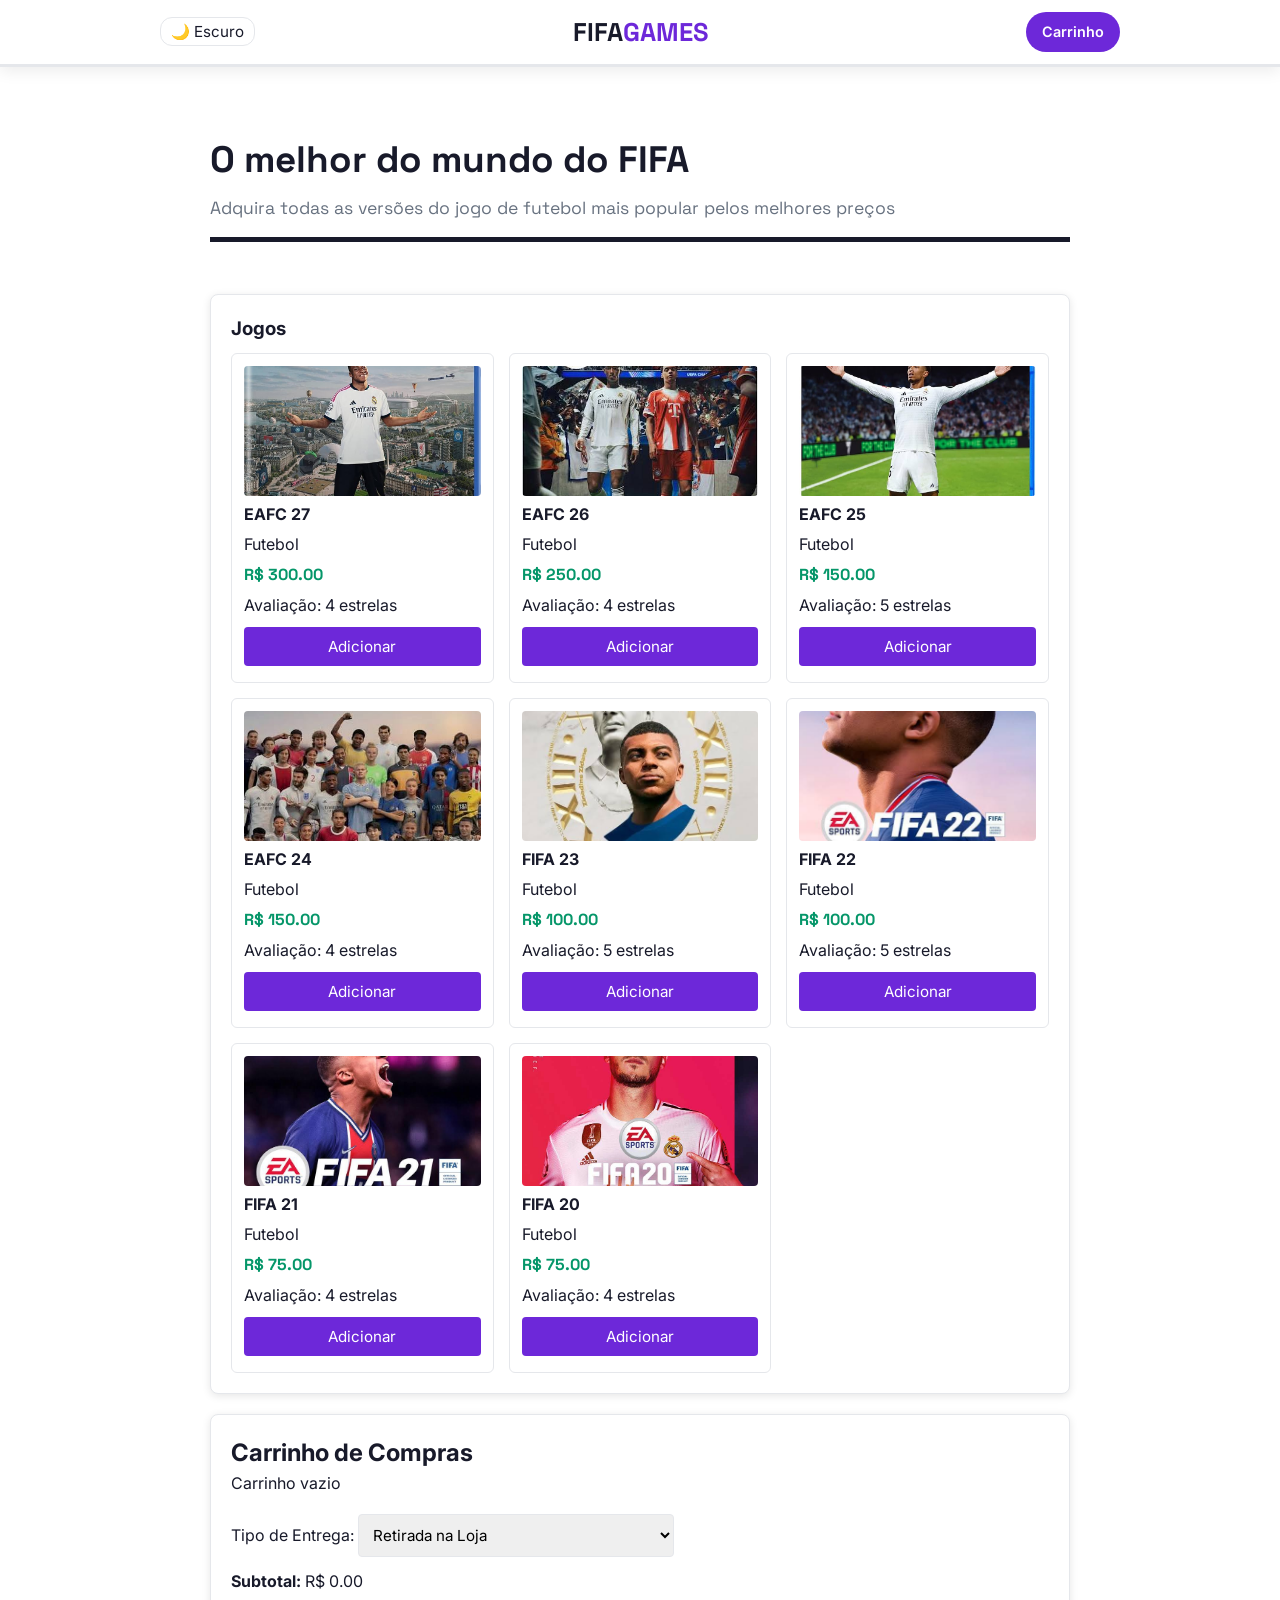
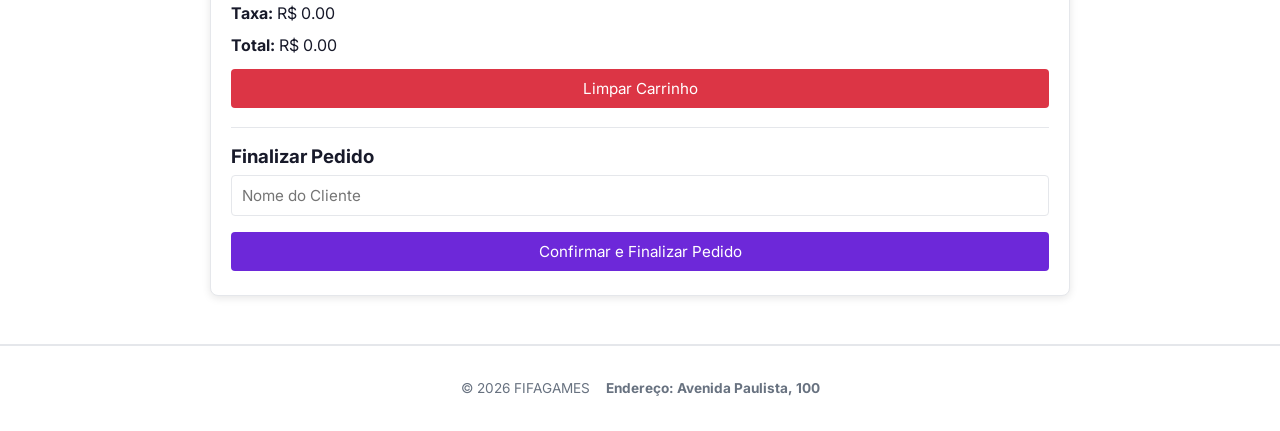
<file: index.html>
<!doctype html>
<html lang="pt-BR">
  <head>
    <meta charset="UTF-8" />
    <meta name="viewport" content="width=device-width, initial-scale=1.0" />
    <title>LOJA - FIFAGAMES</title>

    <link
      href="https://fonts.googleapis.com/css?family=Space+Grotesk&family=Inter&display=swap"
      rel="stylesheet"
    />
    <link rel="stylesheet" href="style.css" />
  </head>
  <body>
    <header class="main-header">
      <div class="header-container">
        <button id="theme">🌙 Escuro</button>
        <div class="brand">
          <h1 class="brand-title">FIFA<span>GAMES</span></h1>
        </div>
        <nav class="main-nav">
          <a href="carrinho.html" class="nav-btn">Carrinho</a>
        </nav>
      </div>
    </header>

    <main>
      <section class="hero">
        <article>
          <h2>O melhor do mundo do FIFA</h2>
          <p>
            Adquira todas as versões do jogo de futebol mais popular pelos
            melhores preços
          </p>
        </article>
      </section>

      <section class="card">
        <h3>Jogos</h3>
        <div id="listaProdutos" class="grid"></div>
      </section>

      <section class="card">
        <h2>Carrinho de Compras</h2>
        <div id="itensCarrinho"></div>

        <div class="carrinho-opcoes">
          <label>
            Tipo de Entrega:
            <select id="tipoEntrega">
              <option value="retirada">Retirada na Loja</option>
              <option value="frete">
                Frete para toda São Paulo(+ R$ 30,00)
              </option>
            </select>
          </label>
          <p><strong>Subtotal:</strong> R$ <span id="subtotal">0.00</span></p>
          <p><strong>Taxa:</strong> R$ <span id="taxa">0.00</span></p>
          <p><strong>Total:</strong> R$ <span id="total">0.00</span></p>
          <button id="btnLimparCarrinho" class="danger">Limpar Carrinho</button>
        </div>

        <hr />

        <h3>Finalizar Pedido</h3>
        <form id="formPedido">
          <input
            type="text"
            id="nomeCliente"
            placeholder="Nome do Cliente"
            required
          />
          <button type="submit">Confirmar e Finalizar Pedido</button>
        </form>
      </section>
    </main>

    <footer>
      <div class="footer">
        <p>&copy; 2026 FIFAGAMES</p>
        <p><strong>Endereço: Avenida Paulista, 100</strong></p>
      </div>
    </footer>

    <script src="script.js"></script>
  </body>
</html>
</file>
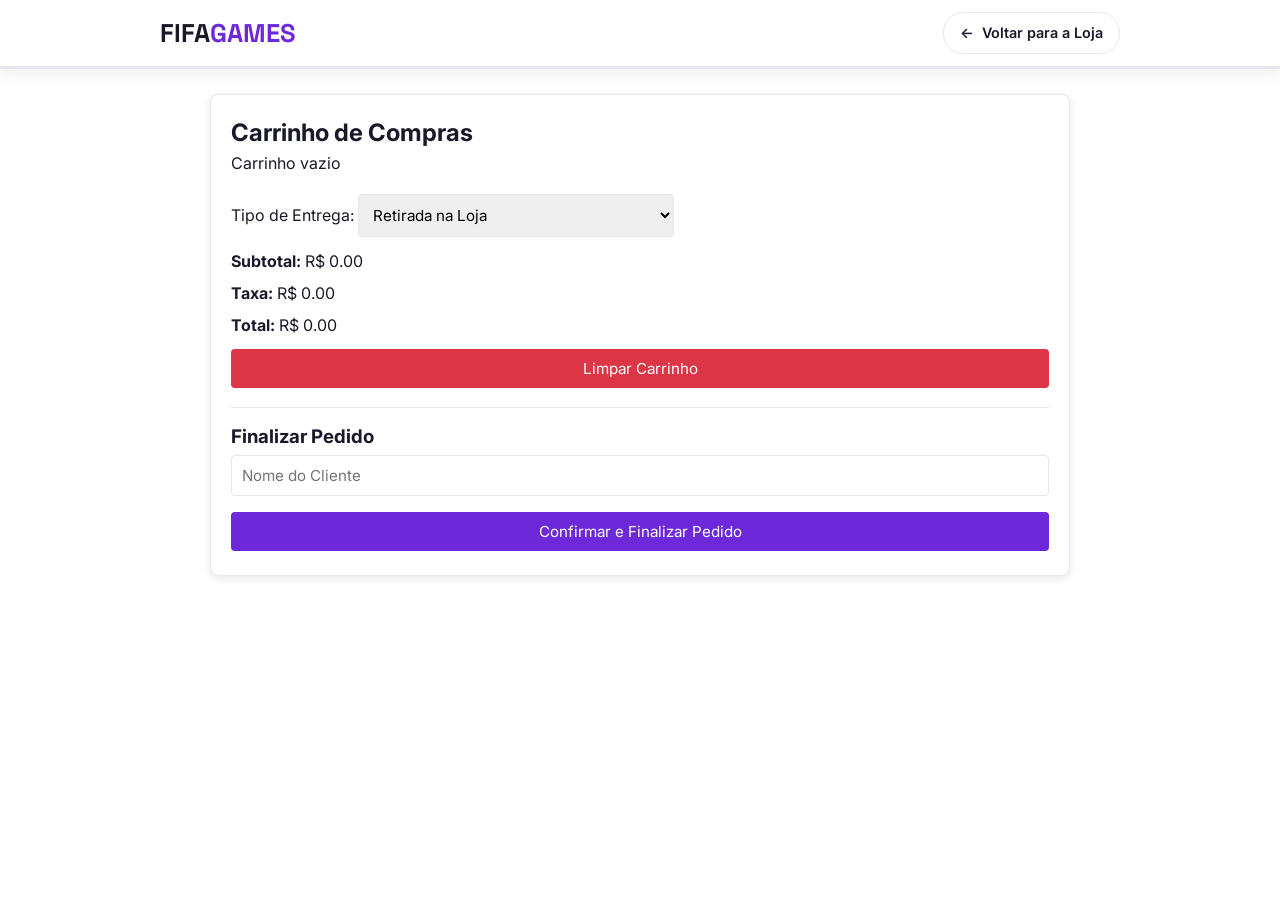
<file: carrinho.html>
<!doctype html>
<html lang="pt-BR">
  <head>
    <meta charset="UTF-8" />
    <meta name="viewport" content="width=device-width, initial-scale=1.0" />
    <title>LOJA - FIFAGAMES</title>

    <link
      href="https://fonts.googleapis.com/css?family=Space+Grotesk&family=Inter&display=swap"
      rel="stylesheet"
    />
    <link rel="stylesheet" href="style.css" />
  </head>
  <body>
    <header class="main-header">
      <div class="header-container">
        <div class="brand">
          <h1 class="brand-title">FIFA<span>GAMES</span></h1>
        </div>
        <nav class="main-nav">
          <a href="index.html" class="nav-btn nav-btn-outline">
            <span class="icon">&larr;</span> Voltar para a Loja
          </a>
        </nav>
      </div>
    </header>

    <main>
      <section class="card">
        <h2>Carrinho de Compras</h2>
        <div id="itensCarrinho"></div>

        <div class="carrinho-opcoes">
          <label>
            Tipo de Entrega:
            <select id="tipoEntrega">
              <option value="retirada">Retirada na Loja</option>
              <option value="frete">
                Frete para toda São Paulo(+ R$ 30,00)
              </option>
            </select>
          </label>
          <p><strong>Subtotal:</strong> R$ <span id="subtotal">0.00</span></p>
          <p><strong>Taxa:</strong> R$ <span id="taxa">0.00</span></p>
          <p><strong>Total:</strong> R$ <span id="total">0.00</span></p>
          <button id="btnLimparCarrinho" class="danger">Limpar Carrinho</button>
        </div>

        <hr />

        <h3>Finalizar Pedido</h3>
        <form id="formPedido">
          <input
            type="text"
            id="nomeCliente"
            placeholder="Nome do Cliente"
            required
          />
          <button type="submit">Confirmar e Finalizar Pedido</button>
        </form>
      </section>
    </main>

    <script src="script.js"></script>
  </body>
</html>
</file>
<file: style.css>
/* ==========================================================================
    VARIÁVEIS GLOBAIS E PALETA DE CORES 
   ========================================================================== */
:root {
  --paper: #ffffff;
  --ink: #181a2a;
  --slate: #687280;
  --mist: #f3f4f6;
  --line: #e5e7eb;
  --accent: #6d28d9;
  --price: #059669;
  --star: #f59e0b;

  --secondary: #6d28d9;
  --secondary-hover: #5b21b6;
  --danger: #dc3545;
  --danger-hover: #bd2130;
  --card-bg: #ffffff;
  --border-color: #e5e7eb;
  --shadow: 0 2px 8px rgba(0, 0, 0, 0.1);

  --font-serif: "Space Grotesk", sans-serif;
  --font-sans: "Inter", sans-serif;
}

[data-theme="dark"] {
  --paper: #121212;
  --card-bg: #1e2228;
  --ink: #f0f0f0;
  --slate: #a0aab6;
  --mist: #2a2f38;
  --line: #2d333c;
  --border-color: #2d333c;
}

/* ==========================================================================
    RESET E ESTILOS BASE
   ========================================================================== */
* {
  box-sizing: border-box;
  margin: 0;
  padding: 0;
}

body {
  background-color: var(--paper);
  color: var(--ink);
  font-family: var(--font-sans);
  line-height: 1.5;
  transition:
    background-color 0.3s,
    color 0.3s;
}

main {
  max-width: 900px;
  margin: 0 auto;
  padding: 0 20px;
  display: flex;
  flex-direction: column;
  gap: 20px;
}

/* ==========================================================================
   ESTADOS DE FOCO E HOVER 
   ========================================================================== */
button:hover,
.nav-btn:hover {
  opacity: 0.9;
  transform: translateY(-1px);
}

button:focus,
input:focus,
select:focus {
  outline: 2px solid var(--accent);
  outline-offset: 2px;
}

/* ==========================================================================
    CABEÇALHO E NAVEGAÇÃO
   ========================================================================== */
#theme {
  background: none;
  border: 1px solid var(--line);
  color: var(--ink);
  padding: 4px 10px;
  border-radius: 12px;
  cursor: pointer;
}

.main-header {
  background: var(--card-bg);
  box-shadow: 0 4px 15px rgba(0, 0, 0, 0.08);
  border-bottom: 3px solid var(--line);
  margin-bottom: 25px;
  position: sticky;
  top: 0;
  z-index: 100;
}

.header-container {
  max-width: 1000px;
  margin: 0 auto;
  padding: 12px 20px;
  display: flex;
  justify-content: space-between;
  align-items: center;
}

.brand-title {
  font-family: var(--font-serif);
  font-size: 1.6em;
  font-weight: 800;
  color: var(--ink);
}

.brand-title span {
  color: var(--accent);
}

.nav-btn {
  display: inline-flex;
  align-items: center;
  gap: 8px;
  background: var(--accent);
  color: #ffffff;
  padding: 9px 16px;
  border-radius: 20px;
  font-size: 0.9em;
  font-weight: 600;
  text-decoration: none;
}

.nav-btn-outline {
  background: transparent;
  color: var(--ink);
  border: 1px solid var(--line);
}

/* ==========================================================================
    HERO E CARDS
   ========================================================================== */
.hero {
  font-family: var(--font-serif);
  padding: 2rem 0;
}

.hero article {
  border-bottom: 5px solid var(--ink);
  padding-bottom: 1rem;
}

.hero h2 {
  font-size: 2.3rem;
  margin: 0.5rem 0;
}

.hero p {
  font-size: 1.1rem;
  color: var(--slate);
}

.card {
  background: var(--card-bg);
  padding: 20px;
  border-radius: 8px;
  box-shadow: var(--shadow);
  border: 1px solid var(--line);
}

button,
input,
select {
  padding: 10px;
  margin: 4px 0;
  border: 1px solid var(--line);
  border-radius: 4px;
  font-size: 0.95em;
  font-family: var(--font-sans);
}

button {
  background: var(--accent);
  color: #fff;
  border: none;
  cursor: pointer;
}

.danger {
  background: var(--danger);
}

form {
  display: flex;
  flex-direction: column;
  gap: 8px;
}

/* ==========================================================================
    GRADE DE PRODUTOS E RESPONSIVIDADE 
   ========================================================================== */
.grid {
  display: grid;
  grid-template-columns: repeat(auto-fill, minmax(220px, 1fr));
  gap: 15px;
  margin-top: 10px;
}

.prod-item,
.cart-item {
  border: 1px solid var(--line);
  padding: 12px;
  border-radius: 6px;
  background: var(--card-bg);
  display: flex;
  flex-direction: column;
  gap: 6px;
}

.prod-item img {
  width: 100%;
  height: 130px;
  object-fit: cover;
  border-radius: 4px;
}

.prod-item p strong {
  color: var(--price);
  font-family: var(--font-serif);
}

.cart-item {
  flex-direction: row;
  justify-content: space-between;
  align-items: center;
}

.carrinho-opcoes {
  margin-top: 15px;
  display: flex;
  flex-direction: column;
  gap: 8px;
}

hr {
  margin: 15px 0;
  border: 0;
  border-top: 1px solid var(--line);
}

.footer {
  display: flex;
  align-items: center;
  justify-content: center;
  gap: 1rem;
  flex-wrap: wrap;
  background-color: var(--card-bg);
  border-top: 2px solid var(--line);
  padding: 2rem 0;
  margin-top: 3rem;
  font-size: 0.85rem;
  color: var(--slate);
}

@media (max-width: 600px) {
  .header-container {
    flex-direction: column;
    gap: 12px;
    text-align: center;
  }

  main {
    padding: 0 10px;
  }

  .cart-item {
    flex-direction: column;
    align-items: flex-start;
    gap: 8px;
  }
}
</file>
